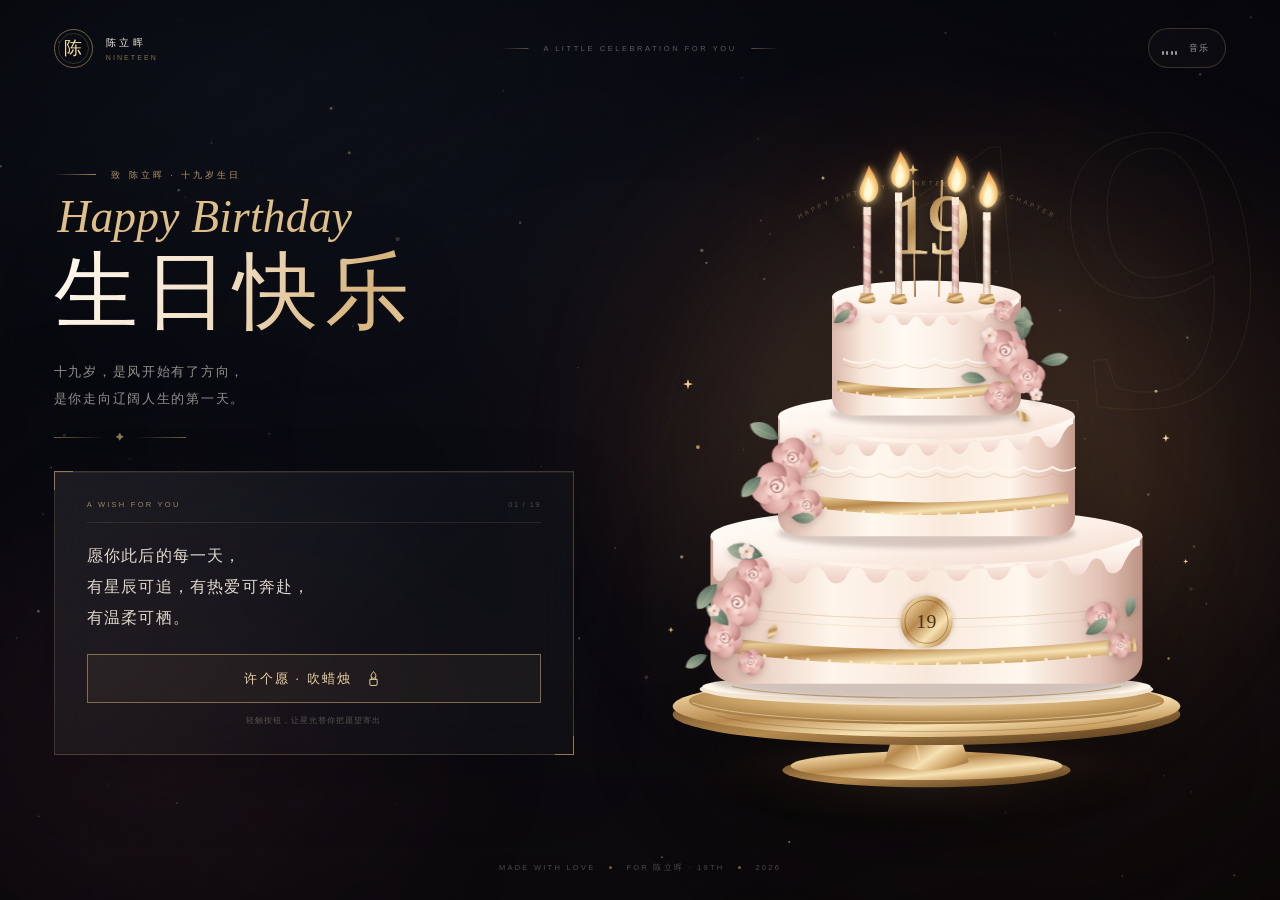
<file: index.html>
<!DOCTYPE html>
<html lang="zh-CN">
<head>
  <meta charset="UTF-8">
  <meta name="viewport" content="width=device-width, initial-scale=1.0">
  <title>陈立晖 · 十九岁生日快乐</title>
  <meta name="description" content="致陈立晖的十九岁生日：愿你此后的每一天，有星辰可追，有热爱可奔赴，有温柔可栖。">
  <meta name="theme-color" content="#0b0d14">
  <meta property="og:type" content="website">
  <meta property="og:title" content="陈立晖 · 十九岁生日快乐">
  <meta property="og:description" content="一份藏在烛光与星光里的生日祝福。">
  <meta property="og:url" content="https://kathris612.github.io/chenlihui19birthday/">
  <meta property="og:image" content="https://kathris612.github.io/chenlihui19birthday/og-image.png">
  <meta name="twitter:card" content="summary_large_image">
  <link rel="canonical" href="https://kathris612.github.io/chenlihui19birthday/">
  <link rel="icon" href="assets/favicon.svg" type="image/svg+xml">
  <link rel="stylesheet" href="css/style.css">
</head>
<body id="top">
  <canvas id="ambient" aria-hidden="true"></canvas>
  <div class="aurora" aria-hidden="true"></div>
  <div class="grain" aria-hidden="true"></div>

  <header class="topbar">
    <a class="brand" href="#top" aria-label="陈立晖 十九岁生日，回到顶部">
      <span class="brand__seal" aria-hidden="true">陈</span>
      <span class="brand__text">
        <strong>陈立晖</strong>
        <small>NINETEEN</small>
      </span>
    </a>

    <p class="topbar__center">
      <span aria-hidden="true"></span>
      A LITTLE CELEBRATION FOR YOU
      <span aria-hidden="true"></span>
    </p>

    <button class="sound-toggle" id="sound-toggle" type="button" aria-pressed="false" aria-label="开启背景音乐">
      <span class="sound-toggle__icon" aria-hidden="true">
        <i></i><i></i><i></i><i></i>
      </span>
      <span class="sound-toggle__label">音乐</span>
    </button>
  </header>

  <main class="hero">
    <section class="intro" aria-labelledby="hero-title">
      <p class="eyebrow reveal" style="--delay: .15s">
        <span class="eyebrow__line" aria-hidden="true"></span>
        致 陈立晖 · 十九岁生日
      </p>

      <h1 class="hero-title" id="hero-title">
        <span class="hero-title__script reveal" style="--delay: .28s">Happy Birthday</span>
        <span class="hero-title__cn reveal" style="--delay: .4s">生日快乐</span>
      </h1>

      <p class="hero-sub reveal" style="--delay: .55s">
        十九岁，是风开始有了方向，<br>
        是你走向辽阔人生的第一天。
      </p>

      <div class="hero-rule reveal" style="--delay: .68s" aria-hidden="true">
        <span></span><i>✦</i><span></span>
      </div>
    </section>

    <section class="cake-scene" aria-label="一个点着蜡烛的三层生日蛋糕">
      <div class="cake-scene__halo" aria-hidden="true"></div>

      <div class="orbit" aria-hidden="true">
        <svg viewBox="0 0 700 700">
          <defs>
            <path id="orbitPath" d="M54 350 A296 296 0 0 1 646 350"></path>
          </defs>
          <circle cx="350" cy="350" r="296" fill="none" stroke="#d6b37a" stroke-opacity=".2" stroke-width=".7" stroke-dasharray="1 8"></circle>
          <text>
            <textPath href="#orbitPath" startOffset="50%" text-anchor="middle">
              HAPPY BIRTHDAY · NINETEEN · A NEW CHAPTER
            </textPath>
          </text>
        </svg>
      </div>

      <span class="scene-number" aria-hidden="true">19</span>

      <div class="cake-parallax">
        <svg class="cake-svg" viewBox="65 110 630 790" role="img" aria-labelledby="cakeTitle cakeDesc">
          <title id="cakeTitle">十九岁生日蛋糕</title>
          <desc id="cakeDesc">三层香槟奶油蛋糕，点缀灰粉玫瑰与金色叶片，蛋糕顶端立着金色数字 19 和四支点燃的蜡烛。</desc>

          <defs>
            <linearGradient id="gold" x1="0" y1="0" x2="1" y2="1">
              <stop offset="0" stop-color="#8a6435"></stop>
              <stop offset=".18" stop-color="#e8ca95"></stop>
              <stop offset=".42" stop-color="#b8894d"></stop>
              <stop offset=".66" stop-color="#f7e1b2"></stop>
              <stop offset=".85" stop-color="#c69a5c"></stop>
              <stop offset="1" stop-color="#7b562d"></stop>
            </linearGradient>
            <linearGradient id="goldBright" x1="0" y1="0" x2="0" y2="1">
              <stop offset="0" stop-color="#fff2cf"></stop>
              <stop offset=".5" stop-color="#d9b171"></stop>
              <stop offset="1" stop-color="#8d632f"></stop>
            </linearGradient>
            <linearGradient id="goldDark" x1="0" y1="0" x2="1" y2="1">
              <stop offset="0" stop-color="#5d3e1d"></stop>
              <stop offset=".5" stop-color="#b4894e"></stop>
              <stop offset="1" stop-color="#4c3115"></stop>
            </linearGradient>

            <linearGradient id="tierBottomGrad" x1="0" y1="0" x2="1" y2="0">
              <stop offset="0" stop-color="#c8a092"></stop>
              <stop offset=".10" stop-color="#ead0c2"></stop>
              <stop offset=".28" stop-color="#fff5ea"></stop>
              <stop offset=".50" stop-color="#f8e8dc"></stop>
              <stop offset=".72" stop-color="#fff7ed"></stop>
              <stop offset=".90" stop-color="#e3c4b6"></stop>
              <stop offset="1" stop-color="#bd9385"></stop>
            </linearGradient>
            <linearGradient id="tierMiddleGrad" x1="0" y1="0" x2="1" y2="0">
              <stop offset="0" stop-color="#d3ada0"></stop>
              <stop offset=".12" stop-color="#f1dbce"></stop>
              <stop offset=".32" stop-color="#fff8ef"></stop>
              <stop offset=".56" stop-color="#f9e9dd"></stop>
              <stop offset=".78" stop-color="#fff4e9"></stop>
              <stop offset=".92" stop-color="#e4c3b6"></stop>
              <stop offset="1" stop-color="#c3998b"></stop>
            </linearGradient>
            <linearGradient id="tierTopGrad" x1="0" y1="0" x2="1" y2="0">
              <stop offset="0" stop-color="#dcb8aa"></stop>
              <stop offset=".16" stop-color="#f8e7db"></stop>
              <stop offset=".38" stop-color="#fffaf3"></stop>
              <stop offset=".62" stop-color="#faeee4"></stop>
              <stop offset=".84" stop-color="#e8cbbf"></stop>
              <stop offset="1" stop-color="#c99e91"></stop>
            </linearGradient>

            <linearGradient id="frostingGrad" x1="0" y1="0" x2="0" y2="1">
              <stop offset="0" stop-color="#fffcf7"></stop>
              <stop offset=".55" stop-color="#fbece3"></stop>
              <stop offset="1" stop-color="#eccfc3"></stop>
            </linearGradient>
            <linearGradient id="frostingTopGrad" x1="0" y1="0" x2="1" y2="1">
              <stop offset="0" stop-color="#fffdf9"></stop>
              <stop offset=".55" stop-color="#fdf2ea"></stop>
              <stop offset="1" stop-color="#f1d7ca"></stop>
            </linearGradient>

            <linearGradient id="plateGrad" x1="0" y1="0" x2="1" y2="0">
              <stop offset="0" stop-color="#59391a"></stop>
              <stop offset=".16" stop-color="#b9884a"></stop>
              <stop offset=".36" stop-color="#f4dea9"></stop>
              <stop offset=".52" stop-color="#b9894c"></stop>
              <stop offset=".73" stop-color="#ead09a"></stop>
              <stop offset=".9" stop-color="#9a6d36"></stop>
              <stop offset="1" stop-color="#4f3217"></stop>
            </linearGradient>
            <radialGradient id="plateTopGrad" cx=".5" cy=".38" r=".7">
              <stop offset="0" stop-color="#f6e4be"></stop>
              <stop offset=".58" stop-color="#cba468"></stop>
              <stop offset="1" stop-color="#8e652f"></stop>
            </radialGradient>

            <radialGradient id="flameGrad" cx=".5" cy=".68" r=".7">
              <stop offset="0" stop-color="#fffbe8"></stop>
              <stop offset=".34" stop-color="#ffe6a8"></stop>
              <stop offset=".7" stop-color="#f6b55f"></stop>
              <stop offset="1" stop-color="#e27d3f"></stop>
            </radialGradient>
            <linearGradient id="candleBlush" x1="0" y1="0" x2="1" y2="0">
              <stop offset="0" stop-color="#b9847c"></stop>
              <stop offset=".35" stop-color="#f6d8cd"></stop>
              <stop offset=".7" stop-color="#e6b9ae"></stop>
              <stop offset="1" stop-color="#a8716b"></stop>
            </linearGradient>
            <linearGradient id="candleIvory" x1="0" y1="0" x2="1" y2="0">
              <stop offset="0" stop-color="#c6aa93"></stop>
              <stop offset=".38" stop-color="#fff8ec"></stop>
              <stop offset=".72" stop-color="#ecd8c5"></stop>
              <stop offset="1" stop-color="#b09079"></stop>
            </linearGradient>

            <radialGradient id="roseOuterGrad" cx=".35" cy=".28" r=".8">
              <stop offset="0" stop-color="#f0c9c2"></stop>
              <stop offset=".58" stop-color="#dca6a1"></stop>
              <stop offset="1" stop-color="#b77b79"></stop>
            </radialGradient>
            <radialGradient id="roseMidGrad" cx=".36" cy=".3" r=".78">
              <stop offset="0" stop-color="#fbe3dc"></stop>
              <stop offset=".55" stop-color="#edc1b9"></stop>
              <stop offset="1" stop-color="#cb918c"></stop>
            </radialGradient>
            <linearGradient id="leafGrad" x1="0" y1="0" x2="1" y2="1">
              <stop offset="0" stop-color="#aeb8a0"></stop>
              <stop offset=".5" stop-color="#7f917d"></stop>
              <stop offset="1" stop-color="#53685a"></stop>
            </linearGradient>
            <radialGradient id="groundGlowGrad" cx=".5" cy=".5" r=".5">
              <stop offset="0" stop-color="#e0b46e" stop-opacity=".5"></stop>
              <stop offset=".55" stop-color="#b67b49" stop-opacity=".15"></stop>
              <stop offset="1" stop-color="#000000" stop-opacity="0"></stop>
            </radialGradient>
            <radialGradient id="cakeAuraGrad" cx=".5" cy=".5" r=".5">
              <stop offset="0" stop-color="#ffdca0" stop-opacity=".22"></stop>
              <stop offset=".55" stop-color="#d99d6a" stop-opacity=".07"></stop>
              <stop offset="1" stop-color="#000000" stop-opacity="0"></stop>
            </radialGradient>

            <pattern id="candleStripe" width="8" height="14" patternUnits="userSpaceOnUse" patternTransform="rotate(28)">
              <rect width="8" height="7" fill="#f8e9df"></rect>
              <rect y="7" width="8" height="7" fill="#d9a9a1"></rect>
            </pattern>

            <filter id="softGlow" x="-100%" y="-100%" width="300%" height="300%">
              <feGaussianBlur stdDeviation="12"></feGaussianBlur>
            </filter>
            <filter id="flameGlow" x="-180%" y="-180%" width="460%" height="460%">
              <feGaussianBlur stdDeviation="5" result="blur"></feGaussianBlur>
              <feMerge>
                <feMergeNode in="blur"></feMergeNode>
                <feMergeNode in="SourceGraphic"></feMergeNode>
              </feMerge>
            </filter>
            <filter id="smallBlur" x="-100%" y="-100%" width="300%" height="300%">
              <feGaussianBlur stdDeviation="3"></feGaussianBlur>
            </filter>
            <filter id="standShadow" x="-60%" y="-80%" width="220%" height="260%">
              <feGaussianBlur stdDeviation="14"></feGaussianBlur>
            </filter>
            <filter id="smokeBlur" x="-100%" y="-100%" width="300%" height="300%">
              <feGaussianBlur stdDeviation="1.3"></feGaussianBlur>
            </filter>

            <path id="rosePetalOuter" d="M0 0 C-15 -27 18 -40 31 -18 C40 0 23 23 0 0Z"></path>
            <path id="rosePetalMid" d="M0 0 C-9 -19 14 -28 23 -12 C29 1 16 17 0 0Z"></path>
            <path id="rosePetalInner" d="M0 0 C-6 -12 9 -19 15 -8 C19 1 10 11 0 0Z"></path>
            <path id="leafShape" d="M0 0 C-15 -7 -27 -27 -18 -40 C-2 -37 8 -19 0 0Z"></path>
            <path id="goldLeafShape" d="M0 0 C-9 -5 -14 -16 -7 -25 C3 -21 7 -10 0 0Z"></path>
            <path id="fourPointStar" d="M0 -7 L1.6 -1.6 L7 0 L1.6 1.6 L0 7 L-1.6 1.6 L-7 0 L-1.6 -1.6 Z"></path>

            <g id="rose">
              <circle r="19" fill="url(#roseMidGrad)"></circle>
              <g fill="url(#roseOuterGrad)">
                <use href="#rosePetalOuter"></use>
                <use href="#rosePetalOuter" transform="rotate(72)"></use>
                <use href="#rosePetalOuter" transform="rotate(144)"></use>
                <use href="#rosePetalOuter" transform="rotate(216)"></use>
                <use href="#rosePetalOuter" transform="rotate(288)"></use>
              </g>
              <g fill="url(#roseMidGrad)" transform="scale(.73)">
                <use href="#rosePetalMid"></use>
                <use href="#rosePetalMid" transform="rotate(72)"></use>
                <use href="#rosePetalMid" transform="rotate(144)"></use>
                <use href="#rosePetalMid" transform="rotate(216)"></use>
                <use href="#rosePetalMid" transform="rotate(288)"></use>
              </g>
              <g fill="#fbe8e1" transform="scale(.48) rotate(16)">
                <use href="#rosePetalInner"></use>
                <use href="#rosePetalInner" transform="rotate(72)"></use>
                <use href="#rosePetalInner" transform="rotate(144)"></use>
                <use href="#rosePetalInner" transform="rotate(216)"></use>
                <use href="#rosePetalInner" transform="rotate(288)"></use>
              </g>
              <path d="M-7 2 C-11 -4 -7 -11 0 -11 C8 -11 12 -4 8 2 C5 7 -2 8 -6 4 C-9 1 -8 -4 -4 -5 C-1 -6 2 -4 2 -1 C2 2 -1 3 -2 1" fill="none" stroke="#b47776" stroke-width="1.55" stroke-linecap="round"></path>
              <circle r="1.7" fill="#b47776"></circle>
            </g>

            <g id="leaf">
              <use href="#leafShape" fill="url(#leafGrad)"></use>
              <path d="M-2 -6 C-7 -15 -12 -23 -16 -32" fill="none" stroke="#c8d0b9" stroke-width=".8" stroke-linecap="round" opacity=".45"></path>
            </g>

            <g id="blossom">
              <circle cx="0" cy="-6" r="4.6" fill="#f7e3db"></circle>
              <circle cx="5.7" cy="-1.8" r="4.6" fill="#f1d4cb"></circle>
              <circle cx="3.5" cy="4.8" r="4.6" fill="#f7e3db"></circle>
              <circle cx="-3.5" cy="4.8" r="4.6" fill="#efd0c7"></circle>
              <circle cx="-5.7" cy="-1.8" r="4.6" fill="#f7e3db"></circle>
              <circle r="2.2" fill="#c59b5f"></circle>
            </g>
          </defs>

          <ellipse cx="380" cy="855" rx="300" ry="60" fill="url(#cakeAuraGrad)"></ellipse>
          <ellipse cx="380" cy="866" rx="225" ry="27" fill="#000000" opacity=".48" filter="url(#standShadow)"></ellipse>

          <!-- cake stand -->
          <g class="cake-stand">
            <ellipse cx="380" cy="848" rx="160" ry="19" fill="url(#goldDark)"></ellipse>
            <ellipse cx="380" cy="843" rx="151" ry="16" fill="url(#gold)"></ellipse>
            <path d="M351 785 L409 785 L427 839 C395 851 365 851 333 839 Z" fill="url(#gold)"></path>
            <path d="M361 790 L373 838" fill="none" stroke="#fff0c9" stroke-width="2" opacity=".38"></path>
            <ellipse cx="380" cy="786" rx="282" ry="34" fill="url(#goldDark)"></ellipse>
            <ellipse cx="380" cy="777" rx="282" ry="34" fill="url(#gold)"></ellipse>
            <ellipse cx="380" cy="771" rx="264" ry="26" fill="url(#plateTopGrad)"></ellipse>
            <path d="M120 773 C195 801 565 801 640 773" fill="none" stroke="#fff1cb" stroke-width="1" opacity=".55"></path>
            <path d="M146 787 C225 811 535 811 614 787" fill="none" stroke="#6b481f" stroke-width="1" opacity=".35"></path>
            <ellipse cx="380" cy="758" rx="252" ry="18" fill="#f4e5d2"></ellipse>
            <ellipse cx="380" cy="755" rx="249" ry="15" fill="#fff8ed"></ellipse>
            <path d="M164 755 C235 772 525 772 596 755" fill="none" stroke="#c69c62" stroke-width="1.2" opacity=".7"></path>
          </g>

          <!-- bottom tier -->
          <g class="tier tier-bottom">
            <ellipse cx="380" cy="748" rx="239" ry="23" fill="#4c2b23" opacity=".25" filter="url(#smallBlur)"></ellipse>
            <path d="M140 588 L140 724 C140 742 154 752 174 752 L586 752 C606 752 620 742 620 724 L620 588 Z" fill="url(#tierBottomGrad)"></path>
            <ellipse cx="380" cy="588" rx="240" ry="32" fill="url(#frostingTopGrad)"></ellipse>
            <path d="M143 589
              C218 618 305 626 380 626
              C455 626 542 618 617 589
              L617 598
              C607 601 603 611 598 621
              C593 631 582 633 578 621
              C574 610 564 610 560 621
              C555 633 543 636 538 624
              C533 612 522 612 517 624
              C511 636 498 639 493 627
              C488 615 477 615 472 627
              C466 640 453 640 448 628
              C443 616 432 616 427 628
              C421 641 408 641 403 629
              C398 617 387 617 382 629
              C376 642 363 642 358 630
              C353 618 342 618 337 630
              C331 643 318 643 313 631
              C308 619 297 619 292 631
              C286 644 273 643 268 631
              C263 619 252 620 247 632
              C241 644 228 643 223 631
              C218 619 207 620 202 632
              C196 644 183 643 178 631
              C173 619 162 620 157 632
              C152 641 147 639 143 631 Z"
              fill="url(#frostingGrad)"></path>
            <path d="M148 700 Q380 728 612 700 L613 716 Q380 746 147 716 Z" fill="url(#gold)"></path>
            <path d="M152 716 Q380 744 608 716" fill="none" stroke="#fff1d0" stroke-width="4.2" stroke-linecap="round" stroke-dasharray="0.1 24" opacity=".8"></path>
            <path d="M160 667 Q380 693 600 667" fill="none" stroke="#c8a16d" stroke-width=".9" opacity=".45"></path>
            <path d="M154 676 Q380 703 606 676" fill="none" stroke="#c8a16d" stroke-width=".7" opacity=".28"></path>

            <g class="seal" transform="translate(380 683)">
              <circle r="30" fill="#3e2816" opacity=".18" filter="url(#smallBlur)"></circle>
              <circle r="29" fill="url(#gold)"></circle>
              <circle r="24" fill="none" stroke="#63411f" stroke-opacity=".62" stroke-width=".8"></circle>
              <circle r="21" fill="none" stroke="#fff0c8" stroke-opacity=".46" stroke-width=".5" stroke-dasharray="1 3"></circle>
              <text y="7" text-anchor="middle" font-family="Cormorant Garamond, Georgia, serif" font-size="22" letter-spacing=".5" fill="#4e3217">19</text>
            </g>
          </g>

          <!-- middle tier -->
          <g class="tier tier-middle">
            <ellipse cx="380" cy="585" rx="166" ry="16" fill="#4c2b23" opacity=".22" filter="url(#smallBlur)"></ellipse>
            <path d="M215 455 L215 566 C215 580 227 588 243 588 L517 588 C533 588 545 580 545 566 L545 455 Z" fill="url(#tierMiddleGrad)"></path>
            <ellipse cx="380" cy="455" rx="165" ry="25" fill="url(#frostingTopGrad)"></ellipse>
            <path d="M217 456
              C270 479 326 485 380 485
              C434 485 490 479 543 456
              L543 463
              C535 466 532 474 528 482
              C523 491 514 493 510 483
              C506 474 498 474 494 484
              C490 494 480 496 476 486
              C472 477 464 477 460 486
              C456 496 446 498 442 488
              C438 479 430 479 426 488
              C422 498 412 500 408 490
              C404 481 396 481 392 490
              C388 500 378 502 374 492
              C370 483 362 483 358 492
              C354 502 344 501 340 491
              C336 482 328 482 324 492
              C320 502 310 501 306 491
              C302 482 294 482 290 492
              C286 501 276 500 272 490
              C268 481 260 481 256 491
              C252 500 242 499 238 489
              C234 480 226 480 222 489
              C219 495 218 496 217 493 Z"
              fill="url(#frostingGrad)"></path>
            <path d="M223 539 Q380 562 537 539 L538 552 Q380 577 222 552 Z" fill="url(#gold)"></path>
            <path d="M226 552 Q380 575 534 552" fill="none" stroke="#fff1d0" stroke-width="3.7" stroke-linecap="round" stroke-dasharray="0.1 21" opacity=".78"></path>
            <path d="M232 511 Q248 521 264 511 Q280 521 296 511 Q312 521 328 511 Q344 521 360 511 Q376 521 392 511 Q408 521 424 511 Q440 521 456 511 Q472 521 488 511 Q504 521 520 511 Q532 519 545 512" fill="none" stroke="#fff9f1" stroke-width="2.2" stroke-linecap="round" opacity=".86"></path>
            <path d="M232 518 Q248 528 264 518 Q280 528 296 518 Q312 528 328 518 Q344 528 360 518 Q376 528 392 518 Q408 528 424 518 Q440 528 456 518 Q472 528 488 518 Q504 528 520 518 Q532 526 545 519" fill="none" stroke="#c8a16d" stroke-width=".8" opacity=".5"></path>
          </g>

          <!-- top tier -->
          <g class="tier tier-top">
            <ellipse cx="380" cy="452" rx="108" ry="12" fill="#4c2b23" opacity=".2" filter="url(#smallBlur)"></ellipse>
            <path d="M275 322 L275 434 C275 446 284 454 298 454 L462 454 C476 454 485 446 485 434 L485 322 Z" fill="url(#tierTopGrad)"></path>
            <ellipse cx="380" cy="322" rx="105" ry="18" fill="url(#frostingTopGrad)"></ellipse>
            <path d="M277 323
              C309 338 345 341 380 341
              C415 341 451 338 483 323
              L483 328
              C477 331 475 337 472 343
              C468 350 461 352 458 344
              C455 338 449 338 446 345
              C442 353 435 355 431 347
              C428 340 421 340 418 347
              C414 355 407 356 403 348
              C400 341 393 341 390 348
              C386 356 379 357 375 349
              C372 342 365 342 362 349
              C358 356 351 355 347 347
              C344 340 337 340 334 347
              C330 354 323 353 319 346
              C316 340 309 340 306 347
              C302 354 295 353 291 346
              C288 340 282 340 279 345
              C278 343 277 335 277 332 Z"
              fill="url(#frostingGrad)"></path>
            <path d="M281 415 Q380 432 479 415 L480 426 Q380 445 280 426 Z" fill="url(#gold)"></path>
            <path d="M285 426 Q380 443 475 426" fill="none" stroke="#fff1d0" stroke-width="3.3" stroke-linecap="round" stroke-dasharray="0.1 18" opacity=".8"></path>
            <path d="M288 391 Q305 400 322 391 Q339 400 356 391 Q373 400 390 391 Q407 400 424 391 Q441 400 458 391 Q470 398 478 392" fill="none" stroke="#fff9f1" stroke-width="1.9" stroke-linecap="round" opacity=".85"></path>
            <path d="M288 397 Q305 406 322 397 Q339 406 356 397 Q373 406 390 397 Q407 406 424 397 Q441 406 458 397 Q470 404 478 398" fill="none" stroke="#c8a16d" stroke-width=".7" opacity=".5"></path>
          </g>

          <!-- floral cascade -->
          <g class="flowers" aria-hidden="true">
            <g transform="translate(468 383) rotate(-14) scale(.72)"><use href="#rose"></use></g>
            <g transform="translate(492 411) rotate(18) scale(.56)"><use href="#rose"></use></g>
            <g transform="translate(461 432) rotate(66) scale(.46)"><use href="#rose"></use></g>
            <g transform="translate(486 371) rotate(28) scale(.88)"><use href="#leaf"></use></g>
            <g transform="translate(507 394) rotate(105) scale(.7)"><use href="#leaf"></use></g>
            <g transform="translate(446 415) rotate(-56) scale(.64)"><use href="#leaf"></use></g>
            <g transform="translate(480 449) rotate(144) scale(.7)"><use href="#goldLeafShape" fill="url(#gold)"></use></g>
            <g transform="translate(450 365) scale(.85)"><use href="#blossom"></use></g>
            <g transform="translate(502 431) scale(.7)"><use href="#blossom"></use></g>

            <g transform="translate(231 502) rotate(22) scale(.66)"><use href="#rose"></use></g>
            <g transform="translate(214 534) rotate(-8) scale(.82)"><use href="#rose"></use></g>
            <g transform="translate(246 554) rotate(48) scale(.53)"><use href="#rose"></use></g>
            <g transform="translate(216 480) rotate(-38) scale(.82)"><use href="#leaf"></use></g>
            <g transform="translate(196 522) rotate(-112) scale(.7)"><use href="#leaf"></use></g>
            <g transform="translate(230 567) rotate(116) scale(.6)"><use href="#leaf"></use></g>
            <g transform="translate(253 518) rotate(31) scale(.66)"><use href="#goldLeafShape" fill="url(#gold)"></use></g>
            <g transform="translate(255 477) scale(.8)"><use href="#blossom"></use></g>

            <g transform="translate(188 631) rotate(-24) scale(.58)"><use href="#rose"></use></g>
            <g transform="translate(170 663) rotate(12) scale(.78)"><use href="#rose"></use></g>
            <g transform="translate(155 702) rotate(55) scale(.6)"><use href="#rose"></use></g>
            <g transform="translate(185 728) rotate(-36) scale(.42)"><use href="#rose"></use></g>
            <g transform="translate(198 610) rotate(-54) scale(.92)"><use href="#leaf"></use></g>
            <g transform="translate(147 641) rotate(-118) scale(.8)"><use href="#leaf"></use></g>
            <g transform="translate(160 687) rotate(-24) scale(.74)"><use href="#leaf"></use></g>
            <g transform="translate(136 720) rotate(-96) scale(.62)"><use href="#leaf"></use></g>
            <g transform="translate(204 702) rotate(45) scale(.7)"><use href="#goldLeafShape" fill="url(#gold)"></use></g>
            <g transform="translate(180 605) scale(.85)"><use href="#blossom"></use></g>
            <g transform="translate(144 671) scale(.65)"><use href="#blossom"></use></g>

            <g transform="translate(575 679) rotate(18) scale(.52)"><use href="#rose"></use></g>
            <g transform="translate(596 709) rotate(-16) scale(.4)"><use href="#rose"></use></g>
            <g transform="translate(557 697) rotate(80) scale(.68)"><use href="#leaf"></use></g>
            <g transform="translate(604 678) rotate(34) scale(.56)"><use href="#leaf"></use></g>
            <g transform="translate(614 716) rotate(-28) scale(.52)"><use href="#goldLeafShape" fill="url(#gold)"></use></g>

            <g transform="translate(291 340) rotate(22) scale(.34)"><use href="#rose"></use></g>
            <g transform="translate(466 337) rotate(-30) scale(.32)"><use href="#rose"></use></g>
            <g transform="translate(277 351) rotate(76) scale(.54)"><use href="#leaf"></use></g>
            <g transform="translate(477 350) rotate(120) scale(.5)"><use href="#leaf"></use></g>
          </g>

          <!-- cake topper -->
          <g class="topper" aria-hidden="true">
            <path d="M365 192 L367 322" fill="none" stroke="url(#gold)" stroke-width="2.1"></path>
            <path d="M397 192 L394 322" fill="none" stroke="url(#gold)" stroke-width="2.1"></path>
            <text x="381" y="274" text-anchor="middle" class="topper-number">19</text>
            <g transform="translate(365 181) scale(.9)" fill="url(#goldBright)">
              <use href="#fourPointStar"></use>
            </g>
            <g transform="translate(408 196) scale(.55)" fill="#f5d99e">
              <use href="#fourPointStar"></use>
            </g>
          </g>

          <!-- candles -->
          <g class="candles">
            <g class="candle" transform="translate(314 327)" style="--flicker-delay: -0.3s">
              <rect x="-4.2" y="-105" width="8.4" height="105" rx="4.2" fill="url(#candleBlush)"></rect>
              <rect x="-4.2" y="-105" width="8.4" height="105" rx="4.2" fill="url(#candleStripe)" opacity=".5"></rect>
              <path d="M-4.2 -105 L4.2 -105 L4.2 -96 L-4.2 -96 Z" fill="#f8e9df"></path>
              <path d="M0 -112 L0 -105" stroke="#4d372b" stroke-width="1.4" stroke-linecap="round"></path>
              <ellipse cx="0" cy="-1" rx="10" ry="3.4" fill="url(#goldBright)"></ellipse>
              <path d="M-9 -2 L9 -2 L7 -9 L-7 -9 Z" fill="url(#gold)"></path>
              <g class="flame" transform="translate(0 -119)">
                <ellipse cx="0" cy="7" rx="16" ry="23" fill="#ffbf68" opacity=".16" filter="url(#softGlow)"></ellipse>
                <path d="M0 9 C-8 6 -11 -2 -6 -12 C-3 -18 0 -26 2 -32 C6 -23 14 -14 12 -3 C10 5 5 9 0 9Z" fill="url(#flameGrad)" filter="url(#flameGlow)"></path>
                <path d="M0 7 C-4 5 -5 -1 -2 -7 C0 -11 0 -15 1 -19 C4 -13 7 -7 5 -1 C4 4 2 7 0 7Z" fill="#fff8d8"></path>
              </g>
              <g class="smoke" transform="translate(0 -145)">
                <path pathLength="100" d="M0 0 C-7 -9 7 -16 1 -28 C-5 -39 7 -47 2 -64" fill="none" stroke="#e8d8cd" stroke-width="2" stroke-linecap="round" filter="url(#smokeBlur)"></path>
              </g>
            </g>

            <g class="candle" transform="translate(349 328)" style="--flicker-delay: -1.1s">
              <rect x="-4" y="-122" width="8" height="122" rx="4" fill="url(#candleIvory)"></rect>
              <rect x="-4" y="-122" width="8" height="122" rx="4" fill="url(#candleStripe)" opacity=".28"></rect>
              <path d="M-4 -122 L4 -122 L4 -112 L-4 -112 Z" fill="#fff8ed"></path>
              <path d="M0 -129 L0 -122" stroke="#4d372b" stroke-width="1.4" stroke-linecap="round"></path>
              <ellipse cx="0" cy="-1" rx="10" ry="3.4" fill="url(#goldBright)"></ellipse>
              <path d="M-9 -2 L9 -2 L7 -9 L-7 -9 Z" fill="url(#gold)"></path>
              <g class="flame" transform="translate(0 -136)">
                <ellipse cx="0" cy="7" rx="16" ry="23" fill="#ffbf68" opacity=".16" filter="url(#softGlow)"></ellipse>
                <path d="M0 9 C-8 6 -11 -2 -6 -12 C-3 -18 0 -26 2 -32 C6 -23 14 -14 12 -3 C10 5 5 9 0 9Z" fill="url(#flameGrad)" filter="url(#flameGlow)"></path>
                <path d="M0 7 C-4 5 -5 -1 -2 -7 C0 -11 0 -15 1 -19 C4 -13 7 -7 5 -1 C4 4 2 7 0 7Z" fill="#fff8d8"></path>
              </g>
              <g class="smoke" transform="translate(0 -162)">
                <path pathLength="100" d="M0 0 C-7 -9 7 -16 1 -28 C-5 -39 7 -47 2 -64" fill="none" stroke="#e8d8cd" stroke-width="2" stroke-linecap="round" filter="url(#smokeBlur)"></path>
              </g>
            </g>

            <g class="candle" transform="translate(412 327)" style="--flicker-delay: -0.7s">
              <rect x="-4" y="-116" width="8" height="116" rx="4" fill="url(#candleBlush)"></rect>
              <rect x="-4" y="-116" width="8" height="116" rx="4" fill="url(#candleStripe)" opacity=".42"></rect>
              <path d="M-4 -116 L4 -116 L4 -107 L-4 -107 Z" fill="#f9ece4"></path>
              <path d="M0 -123 L0 -116" stroke="#4d372b" stroke-width="1.4" stroke-linecap="round"></path>
              <ellipse cx="0" cy="-1" rx="10" ry="3.4" fill="url(#goldBright)"></ellipse>
              <path d="M-9 -2 L9 -2 L7 -9 L-7 -9 Z" fill="url(#gold)"></path>
              <g class="flame" transform="translate(0 -130)">
                <ellipse cx="0" cy="7" rx="16" ry="23" fill="#ffbf68" opacity=".16" filter="url(#softGlow)"></ellipse>
                <path d="M0 9 C-8 6 -11 -2 -6 -12 C-3 -18 0 -26 2 -32 C6 -23 14 -14 12 -3 C10 5 5 9 0 9Z" fill="url(#flameGrad)" filter="url(#flameGlow)"></path>
                <path d="M0 7 C-4 5 -5 -1 -2 -7 C0 -11 0 -15 1 -19 C4 -13 7 -7 5 -1 C4 4 2 7 0 7Z" fill="#fff8d8"></path>
              </g>
              <g class="smoke" transform="translate(0 -156)">
                <path pathLength="100" d="M0 0 C-7 -9 7 -16 1 -28 C-5 -39 7 -47 2 -64" fill="none" stroke="#e8d8cd" stroke-width="2" stroke-linecap="round" filter="url(#smokeBlur)"></path>
              </g>
            </g>

            <g class="candle" transform="translate(447 328)" style="--flicker-delay: -1.6s">
              <rect x="-4.2" y="-100" width="8.4" height="100" rx="4.2" fill="url(#candleIvory)"></rect>
              <rect x="-4.2" y="-100" width="8.4" height="100" rx="4.2" fill="url(#candleStripe)" opacity=".22"></rect>
              <path d="M-4.2 -100 L4.2 -100 L4.2 -91 L-4.2 -91 Z" fill="#fff8ed"></path>
              <path d="M0 -107 L0 -100" stroke="#4d372b" stroke-width="1.4" stroke-linecap="round"></path>
              <ellipse cx="0" cy="-1" rx="10" ry="3.4" fill="url(#goldBright)"></ellipse>
              <path d="M-9 -2 L9 -2 L7 -9 L-7 -9 Z" fill="url(#gold)"></path>
              <g class="flame" transform="translate(0 -114)">
                <ellipse cx="0" cy="7" rx="16" ry="23" fill="#ffbf68" opacity=".16" filter="url(#softGlow)"></ellipse>
                <path d="M0 9 C-8 6 -11 -2 -6 -12 C-3 -18 0 -26 2 -32 C6 -23 14 -14 12 -3 C10 5 5 9 0 9Z" fill="url(#flameGrad)" filter="url(#flameGlow)"></path>
                <path d="M0 7 C-4 5 -5 -1 -2 -7 C0 -11 0 -15 1 -19 C4 -13 7 -7 5 -1 C4 4 2 7 0 7Z" fill="#fff8d8"></path>
              </g>
              <g class="smoke" transform="translate(0 -140)">
                <path pathLength="100" d="M0 0 C-7 -9 7 -16 1 -28 C-5 -39 7 -47 2 -64" fill="none" stroke="#e8d8cd" stroke-width="2" stroke-linecap="round" filter="url(#smokeBlur)"></path>
              </g>
            </g>
          </g>

          <!-- finishing sparkles -->
          <g class="svg-sparkles" aria-hidden="true">
            <g transform="translate(115 419) scale(.8)" fill="#f0cf92"><use href="#fourPointStar"></use></g>
            <g transform="translate(646 479) scale(.6)" fill="#f7dcae"><use href="#fourPointStar"></use></g>
            <g transform="translate(96 692) scale(.45)" fill="#e7bd7d"><use href="#fourPointStar"></use></g>
            <g transform="translate(668 616) scale(.4)" fill="#f4d7a1"><use href="#fourPointStar"></use></g>
            <g transform="translate(265 190) scale(.35)" fill="#f1d49e"><use href="#fourPointStar"></use></g>
            <circle cx="126" cy="489" r="2" fill="#e7bd7d" opacity=".75"></circle>
            <circle cx="635" cy="427" r="1.6" fill="#f7dcae" opacity=".65"></circle>
            <circle cx="649" cy="724" r="1.4" fill="#e7bd7d" opacity=".6"></circle>
            <circle cx="108" cy="611" r="1.8" fill="#f1d49e" opacity=".6"></circle>
          </g>
        </svg>
      </div>

      <div class="petals" aria-hidden="true">
        <i class="petal petal--1"></i>
        <i class="petal petal--2"></i>
        <i class="petal petal--3"></i>
        <i class="petal petal--4"></i>
        <i class="petal petal--5"></i>
        <i class="petal petal--6"></i>
      </div>

      <div class="wish-toast" id="wish-toast" role="status" aria-live="polite">
        <span aria-hidden="true">✦</span>
        <span>愿望，已经听见了</span>
        <span aria-hidden="true">✦</span>
      </div>
    </section>

    <section class="wish-card reveal" style="--delay: .78s" aria-labelledby="wish-title">
      <div class="wish-card__head">
        <span id="wish-title">A WISH FOR YOU</span>
        <span>01 / 19</span>
      </div>

      <p class="wish-card__text">
        愿你此后的每一天，<br>
        有星辰可追，有热爱可奔赴，<br>
        有温柔可栖。
      </p>

      <button class="wish-btn" id="wish-btn" type="button" aria-controls="wish-secret">
        <span class="wish-btn__label">许个愿 · 吹蜡烛</span>
        <span class="wish-btn__icon" aria-hidden="true">
          <svg viewBox="0 0 24 24" fill="none">
            <path d="M12 3.2c1.7 2.1 3.1 3.8 3.1 5.5a3.1 3.1 0 0 1-6.2 0c0-1.7 1.4-3.4 3.1-5.5Z" stroke="currentColor" stroke-width="1.2"></path>
            <path d="M7.4 13.1h9.2v6.2a1.5 1.5 0 0 1-1.5 1.5H8.9a1.5 1.5 0 0 1-1.5-1.5v-6.2Z" stroke="currentColor" stroke-width="1.2"></path>
            <path d="M9.2 13.1v-1.8M14.8 13.1v-1.8" stroke="currentColor" stroke-width="1.2" stroke-linecap="round"></path>
          </svg>
        </span>
        <span class="wish-btn__shine" aria-hidden="true"></span>
      </button>

      <p class="wish-card__hint" id="wish-hint">轻触按钮，让星光替你把愿望寄出</p>

      <p class="wish-card__secret" id="wish-secret" aria-live="polite">
        <span aria-hidden="true">✦</span>
        愿望已被星光收好。十九岁的你，请继续发光。
      </p>
    </section>
  </main>

  <footer class="footer">
    <span>MADE WITH LOVE</span>
    <span class="footer__dot" aria-hidden="true"></span>
    <span>FOR 陈立晖 · 19TH</span>
    <span class="footer__dot" aria-hidden="true"></span>
    <span>2026</span>
  </footer>

  <canvas id="fx" aria-hidden="true"></canvas>

  <script src="js/main.js" defer></script>
</body>
</html>
</file>
<file: css/style.css>
/* =========================================================
   陈立晖 · Nineteen
   A small, candlelit birthday site
   ========================================================= */

:root {
  --ink: #090b11;
  --ink-soft: #0d0e16;
  --ivory: #f7ede1;
  --ivory-soft: rgba(247, 237, 225, 0.68);
  --ivory-faint: rgba(247, 237, 225, 0.4);
  --gold: #d6b37a;
  --gold-bright: #f3dba9;
  --gold-deep: #a57a42;
  --gold-line: rgba(214, 179, 122, 0.22);
  --rose: #d6a39d;
  --serif: "Noto Serif SC", "Source Han Serif SC", "Songti SC", "STSong", "SimSun", serif;
  --display: "Cormorant Garamond", "Baskerville Old Face", Baskerville, Garamond, "Times New Roman", serif;
  --display-num: "Bodoni MT", "Didot", "Bodoni 72", "Cormorant Garamond", Georgia, serif;
  --sans: "Avenir Next", "Helvetica Neue", "Noto Sans SC", "PingFang SC", "Microsoft YaHei", sans-serif;
  --ease: cubic-bezier(0.22, 1, 0.36, 1);
  --page-x: clamp(22px, 4.2vw, 68px);
}

* {
  box-sizing: border-box;
}

html {
  overflow-x: hidden;
  background: var(--ink);
  scroll-behavior: smooth;
}

body {
  margin: 0;
  min-height: 100svh;
  overflow-x: hidden;
  color: var(--ivory);
  font-family: var(--sans);
  background:
    radial-gradient(ellipse 58% 52% at 76% 41%, rgba(122, 74, 44, 0.22), transparent 70%),
    radial-gradient(ellipse 42% 46% at 11% 84%, rgba(104, 52, 58, 0.16), transparent 73%),
    radial-gradient(ellipse 65% 55% at 17% 9%, rgba(42, 55, 81, 0.2), transparent 72%),
    linear-gradient(155deg, #080a10 0%, #0b0b12 47%, #120d0e 100%);
  background-attachment: fixed;
  -webkit-font-smoothing: antialiased;
  text-rendering: optimizeLegibility;
}

body::before {
  content: "";
  position: fixed;
  inset: 0;
  z-index: 0;
  pointer-events: none;
  background: radial-gradient(ellipse at 50% 48%, transparent 38%, rgba(0, 0, 0, 0.38) 100%);
}

::selection {
  color: #1b140c;
  background: rgba(228, 196, 139, 0.9);
}

button,
a {
  -webkit-tap-highlight-color: transparent;
}

button {
  font: inherit;
}

a {
  color: inherit;
}

canvas {
  display: block;
}

#ambient {
  position: fixed;
  inset: 0;
  z-index: 0;
  width: 100%;
  height: 100%;
  opacity: 0.86;
  pointer-events: none;
}

#fx {
  position: fixed;
  inset: 0;
  z-index: 60;
  width: 100%;
  height: 100%;
  pointer-events: none;
}

.aurora {
  position: fixed;
  inset: 0;
  z-index: 0;
  overflow: hidden;
  pointer-events: none;
}

.aurora::before,
.aurora::after {
  content: "";
  position: absolute;
  border-radius: 50%;
  filter: blur(100px);
  will-change: transform;
}

.aurora::before {
  width: 58vw;
  height: 58vw;
  right: -12vw;
  top: 19%;
  background: radial-gradient(circle, rgba(150, 97, 53, 0.18), rgba(103, 58, 42, 0.05) 52%, transparent 72%);
  animation: auroraDrift 19s ease-in-out infinite alternate;
}

.aurora::after {
  width: 48vw;
  height: 42vw;
  left: -14vw;
  bottom: -10%;
  background: radial-gradient(circle, rgba(98, 55, 72, 0.13), rgba(44, 39, 61, 0.04) 56%, transparent 74%);
  animation: auroraDrift 24s ease-in-out -8s infinite alternate-reverse;
}

.grain {
  position: fixed;
  inset: 0;
  z-index: 40;
  pointer-events: none;
  opacity: 0.055;
  mix-blend-mode: soft-light;
  background-image: url("../assets/grain.svg");
  background-size: 180px 180px;
}

/* ---------- top bar ---------- */

.topbar {
  position: relative;
  z-index: 10;
  display: flex;
  align-items: center;
  justify-content: space-between;
  width: 100%;
  max-width: 1640px;
  margin: 0 auto;
  padding: 28px var(--page-x) 0;
}

.brand {
  display: inline-flex;
  align-items: center;
  gap: 13px;
  text-decoration: none;
}

.brand__seal {
  position: relative;
  display: grid;
  place-items: center;
  width: 39px;
  height: 39px;
  border: 1px solid rgba(214, 179, 122, 0.52);
  border-radius: 50%;
  color: var(--gold-bright);
  font-family: var(--serif);
  font-size: 18px;
  line-height: 1;
  letter-spacing: 0;
  transition: border-color 0.4s ease, box-shadow 0.4s ease;
}

.brand__seal::after {
  content: "";
  position: absolute;
  inset: 3px;
  border: 1px solid rgba(214, 179, 122, 0.22);
  border-radius: 50%;
}

.brand:hover .brand__seal {
  border-color: rgba(243, 219, 169, 0.82);
  box-shadow: 0 0 30px rgba(214, 179, 122, 0.12);
}

.brand__text strong {
  display: block;
  font-size: 10px;
  font-weight: 500;
  letter-spacing: 0.34em;
}

.brand__text small {
  display: block;
  margin-top: 4px;
  color: rgba(214, 179, 122, 0.6);
  font-size: 7px;
  font-weight: 400;
  letter-spacing: 0.3em;
}

.topbar__center {
  position: absolute;
  left: 50%;
  display: flex;
  align-items: center;
  gap: 15px;
  margin: 0;
  transform: translateX(-50%);
  color: rgba(247, 237, 225, 0.35);
  font-size: 7.5px;
  letter-spacing: 0.34em;
  white-space: nowrap;
}

.topbar__center span {
  display: block;
  width: 28px;
  height: 1px;
  background: linear-gradient(90deg, transparent, rgba(214, 179, 122, 0.4));
}

.topbar__center span:last-child {
  transform: rotate(180deg);
}

.sound-toggle {
  display: inline-flex;
  align-items: center;
  gap: 10px;
  height: 40px;
  padding: 0 15px 0 13px;
  border: 1px solid rgba(214, 179, 122, 0.22);
  border-radius: 999px;
  color: rgba(247, 237, 225, 0.62);
  font-size: 9px;
  letter-spacing: 0.2em;
  background: rgba(255, 248, 238, 0.025);
  -webkit-backdrop-filter: blur(12px);
  backdrop-filter: blur(12px);
  cursor: pointer;
  transition: color 0.35s ease, border-color 0.35s ease, background 0.35s ease;
}

.sound-toggle:hover,
.sound-toggle.is-playing {
  color: var(--gold-bright);
  border-color: rgba(214, 179, 122, 0.55);
  background: rgba(214, 179, 122, 0.06);
}

.sound-toggle:focus-visible {
  outline: 1px solid var(--gold-bright);
  outline-offset: 4px;
}

.sound-toggle__icon {
  display: flex;
  align-items: flex-end;
  gap: 2.5px;
  width: 17px;
  height: 14px;
}

.sound-toggle__icon i {
  display: block;
  width: 2px;
  height: 4px;
  border-radius: 2px;
  background: currentColor;
  transform-origin: 50% 100%;
  transition: height 0.3s ease;
}

.sound-toggle.is-playing .sound-toggle__icon i {
  animation: equalize 0.82s ease-in-out infinite alternate;
}

.sound-toggle.is-playing .sound-toggle__icon i:nth-child(2) {
  animation-delay: -0.38s;
}

.sound-toggle.is-playing .sound-toggle__icon i:nth-child(3) {
  animation-delay: -0.62s;
}

.sound-toggle.is-playing .sound-toggle__icon i:nth-child(4) {
  animation-delay: -0.2s;
}

/* ---------- layout ---------- */

.hero {
  position: relative;
  z-index: 2;
  display: grid;
  grid-template-columns: minmax(0, 0.94fr) minmax(0, 1.06fr);
  grid-template-areas:
    "intro cake"
    "wish cake";
  align-items: center;
  column-gap: clamp(24px, 3.3vw, 58px);
  row-gap: clamp(24px, 3.2vh, 38px);
  width: 100%;
  max-width: 1640px;
  min-height: calc(100svh - 178px);
  margin: 0 auto;
  overflow-x: clip;
  padding: clamp(26px, 4.2vh, 58px) var(--page-x) clamp(30px, 4vh, 48px);
}

.intro {
  grid-area: intro;
  align-self: end;
  width: 100%;
  max-width: 630px;
}

.eyebrow {
  display: flex;
  align-items: center;
  gap: 15px;
  margin: 0 0 clamp(12px, 1.8vh, 20px);
  color: rgba(214, 179, 122, 0.82);
  font-size: clamp(8px, 0.7vw, 10px);
  font-weight: 400;
  letter-spacing: 0.34em;
  line-height: 1.6;
}

.eyebrow__line {
  display: block;
  width: clamp(28px, 3.3vw, 48px);
  height: 1px;
  background: linear-gradient(90deg, transparent, rgba(214, 179, 122, 0.72));
}

.hero-title {
  margin: 0;
  font-weight: 400;
}

.hero-title__script {
  display: block;
  margin-left: 0.08em;
  color: #e1c18b;
  font-family: var(--display);
  font-size: clamp(2.65rem, 3.55vw, 4.25rem);
  font-style: italic;
  font-weight: 400;
  letter-spacing: 0.005em;
  line-height: 0.86;
  text-shadow: 0 0 42px rgba(225, 193, 139, 0.14);
}

.hero-title__cn {
  display: block;
  margin-top: 0.12em;
  color: transparent;
  font-family: var(--serif);
  font-size: clamp(4.6rem, 6.55vw, 8.1rem);
  font-weight: 500;
  letter-spacing: 0.075em;
  line-height: 1.08;
  white-space: nowrap;
  background: linear-gradient(112deg, #fff9ef 0%, #f5e5ce 28%, #d8b47d 59%, #f8e8ce 83%, #d8b57e 100%);
  -webkit-background-clip: text;
  background-clip: text;
  filter: drop-shadow(0 10px 32px rgba(0, 0, 0, 0.36));
}

.hero-sub {
  margin: clamp(18px, 2.4vh, 28px) 0 0;
  color: rgba(247, 237, 225, 0.58);
  font-size: clamp(0.82rem, 0.9vw, 0.96rem);
  font-weight: 300;
  letter-spacing: 0.13em;
  line-height: 2.05;
}

.hero-rule {
  display: flex;
  align-items: center;
  gap: 11px;
  width: max-content;
  margin-top: clamp(16px, 2.2vh, 24px);
}

.hero-rule span {
  width: clamp(38px, 4vw, 58px);
  height: 1px;
  background: linear-gradient(90deg, rgba(214, 179, 122, 0.5), transparent);
}

.hero-rule span:last-child {
  transform: rotate(180deg);
}

.hero-rule i {
  color: rgba(214, 179, 122, 0.65);
  font-size: 8px;
  font-style: normal;
}

/* ---------- wish card ---------- */

.wish-card {
  position: relative;
  grid-area: wish;
  align-self: start;
  width: 100%;
  max-width: 520px;
  padding: clamp(21px, 2.2vw, 28px) clamp(22px, 2.5vw, 32px) clamp(20px, 2.2vw, 26px);
  border: 1px solid rgba(214, 179, 122, 0.23);
  background:
    linear-gradient(135deg, rgba(255, 248, 239, 0.075), rgba(255, 248, 239, 0.018) 62%),
    rgba(13, 14, 22, 0.22);
  box-shadow:
    0 24px 65px rgba(0, 0, 0, 0.2),
    inset 0 1px 0 rgba(255, 255, 255, 0.055);
  -webkit-backdrop-filter: blur(18px) saturate(112%);
  backdrop-filter: blur(18px) saturate(112%);
}

.wish-card::before,
.wish-card::after {
  content: "";
  position: absolute;
  width: 18px;
  height: 18px;
  pointer-events: none;
  border-color: rgba(214, 179, 122, 0.55);
  border-style: solid;
}

.wish-card::before {
  top: -1px;
  left: -1px;
  border-width: 1px 0 0 1px;
}

.wish-card::after {
  right: -1px;
  bottom: -1px;
  border-width: 0 1px 1px 0;
}

.wish-card__head {
  display: flex;
  align-items: center;
  justify-content: space-between;
  padding-bottom: 13px;
  border-bottom: 1px solid rgba(214, 179, 122, 0.13);
  color: rgba(214, 179, 122, 0.7);
  font-size: 7.5px;
  letter-spacing: 0.3em;
}

.wish-card__head span:last-child {
  color: rgba(247, 237, 225, 0.26);
  letter-spacing: 0.18em;
}

.wish-card__text {
  margin: 17px 0 21px;
  color: rgba(247, 237, 225, 0.9);
  font-family: var(--serif);
  font-size: clamp(1rem, 1.12vw, 1.18rem);
  font-weight: 400;
  letter-spacing: 0.075em;
  line-height: 1.95;
}

.wish-btn {
  position: relative;
  display: flex;
  align-items: center;
  justify-content: center;
  gap: 12px;
  width: 100%;
  overflow: hidden;
  padding: 14px 20px;
  border: 1px solid rgba(214, 179, 122, 0.52);
  color: #efd5a4;
  background: rgba(214, 179, 122, 0.055);
  font-family: var(--serif);
  font-size: clamp(0.82rem, 0.86vw, 0.92rem);
  font-weight: 400;
  letter-spacing: 0.17em;
  cursor: pointer;
  transition:
    color 0.45s var(--ease),
    border-color 0.45s var(--ease),
    background 0.45s var(--ease),
    box-shadow 0.45s var(--ease),
    transform 0.45s var(--ease);
}

.wish-btn:hover {
  border-color: transparent;
  color: #24190d;
  background: linear-gradient(112deg, #f7e5c2, #d7b273 47%, #f0d6a3);
  box-shadow: 0 12px 42px rgba(195, 151, 82, 0.22);
}

.wish-btn:active {
  transform: translateY(1px) scale(0.995);
}

.wish-btn:focus-visible {
  outline: 1px solid var(--gold-bright);
  outline-offset: 4px;
}

.wish-btn__label {
  position: relative;
  z-index: 1;
}

.wish-btn__icon {
  position: relative;
  z-index: 1;
  display: inline-flex;
  width: 19px;
  height: 19px;
  transition: transform 0.45s var(--ease);
}

.wish-btn__icon svg {
  width: 100%;
  height: 100%;
}

.wish-btn:hover .wish-btn__icon {
  transform: translateY(-2px);
}

.wish-btn__shine {
  position: absolute;
  top: 0;
  left: -45%;
  width: 28%;
  height: 100%;
  background: linear-gradient(90deg, transparent, rgba(255, 249, 233, 0.34), transparent);
  transform: skewX(-20deg);
  animation: buttonShine 5.6s ease-in-out 1.8s infinite;
}

.wish-card__hint {
  margin: 11px 0 0;
  color: rgba(247, 237, 225, 0.29);
  font-size: 8px;
  letter-spacing: 0.13em;
  line-height: 1.7;
  text-align: center;
  transition: opacity 0.4s ease;
}

.wish-card__secret {
  max-height: 0;
  margin: 0;
  overflow: hidden;
  color: rgba(243, 219, 169, 0.82);
  font-family: var(--serif);
  font-size: 0.78rem;
  letter-spacing: 0.08em;
  line-height: 1.8;
  text-align: center;
  opacity: 0;
  transform: translateY(6px);
  transition:
    max-height 0.7s var(--ease),
    opacity 0.6s ease 0.12s,
    transform 0.7s var(--ease),
    margin 0.7s var(--ease),
    padding 0.7s var(--ease);
}

.wish-card__secret span {
  margin-right: 6px;
  color: var(--gold);
  font-size: 7px;
}

.wish-card.is-wished .wish-card__secret {
  max-height: 90px;
  margin-top: 14px;
  padding-top: 14px;
  border-top: 1px solid rgba(214, 179, 122, 0.15);
  opacity: 1;
  transform: translateY(0);
}

.wish-card.is-wished .wish-card__hint {
  opacity: 0;
}

.wish-card.is-wished .wish-btn {
  border-color: rgba(214, 179, 122, 0.32);
  color: rgba(243, 219, 169, 0.76);
  background: rgba(214, 179, 122, 0.035);
}

.wish-card.is-wished .wish-btn:hover {
  border-color: transparent;
  color: #24190d;
  background: linear-gradient(112deg, #f7e5c2, #d7b273 47%, #f0d6a3);
}

/* ---------- cake scene ---------- */

.cake-scene {
  position: relative;
  grid-area: cake;
  display: flex;
  align-items: center;
  justify-content: center;
  align-self: center;
  justify-self: center;
  width: 100%;
  isolation: isolate;
}

.cake-scene__halo {
  position: absolute;
  z-index: -3;
  top: 48%;
  left: 51%;
  width: min(64vw, 850px);
  aspect-ratio: 1;
  border-radius: 50%;
  background: radial-gradient(
    circle,
    rgba(255, 219, 160, 0.16) 0%,
    rgba(223, 168, 104, 0.09) 30%,
    rgba(156, 96, 57, 0.035) 52%,
    transparent 70%
  );
  transform: translate(-50%, -50%);
  filter: blur(12px);
  animation: haloBreathe 8s ease-in-out infinite;
}

.cake-scene__halo::before,
.cake-scene__halo::after {
  content: "";
  position: absolute;
  border-radius: 50%;
  border: 1px solid rgba(214, 179, 122, 0.09);
}

.cake-scene__halo::before {
  inset: 16%;
}

.cake-scene__halo::after {
  inset: 29%;
  border-color: rgba(214, 179, 122, 0.055);
}

.orbit {
  position: absolute;
  z-index: -2;
  top: 48%;
  left: 50%;
  width: min(48vw, 640px);
  aspect-ratio: 1;
  transform: translate(-50%, -50%);
  opacity: 1;
  animation: orbitFade 2.4s var(--ease) 0.7s both;
  pointer-events: none;
}

.orbit svg {
  width: 100%;
  height: 100%;
  overflow: visible;
}

.orbit text {
  fill: rgba(214, 179, 122, 0.42);
  font-family: var(--sans);
  font-size: 7px;
  font-weight: 300;
  letter-spacing: 3.4px;
}

.scene-number {
  position: absolute;
  z-index: -1;
  top: 3%;
  right: -2%;
  color: transparent;
  font-family: var(--display-num);
  font-size: clamp(18rem, 32vw, 35rem);
  font-weight: 400;
  letter-spacing: -0.07em;
  line-height: 0.72;
  opacity: 0.7;
  transform: rotate(-5deg);
  -webkit-text-stroke: 1px rgba(214, 179, 122, 0.12);
  user-select: none;
  pointer-events: none;
}

.cake-parallax {
  position: relative;
  z-index: 2;
  display: flex;
  align-items: center;
  justify-content: center;
  width: 100%;
  transform: translate3d(var(--parallax-x, 0px), var(--parallax-y, 0px), 0);
  transition: transform 0.5s var(--ease);
  opacity: 1;
  animation: cakeEnter 1.9s var(--ease) 0.25s both;
  will-change: transform;
}

.cake-svg {
  display: block;
  width: min(50vw, 63vh, 680px);
  height: auto;
  max-width: 100%;
  overflow: visible;
  filter: drop-shadow(0 34px 44px rgba(0, 0, 0, 0.38));
  animation: cakeFloat 7.5s ease-in-out 2s infinite;
}

.cake-svg .flowers {
  filter: drop-shadow(0 3px 4px rgba(44, 16, 16, 0.18));
}

.cake-svg .topper-number {
  fill: url(#gold);
  stroke: #f8e4ba;
  stroke-width: 0.55;
  paint-order: stroke fill;
  font-family: var(--display-num);
  font-size: 96px;
  font-weight: 400;
  letter-spacing: -5px;
  filter: drop-shadow(0 2px 3px rgba(0, 0, 0, 0.36)) drop-shadow(0 0 13px rgba(240, 206, 145, 0.22));
}

.cake-svg .flame > path,
.cake-svg .flame > ellipse {
  transform-box: fill-box;
  transform-origin: 50% 100%;
  animation: flameFlicker 2.25s ease-in-out infinite;
  animation-delay: var(--flicker-delay, 0s);
  transition: opacity 0.5s ease;
}

.cake-svg .flame {
  transition: opacity 0.55s ease;
}

.cake-svg .smoke {
  opacity: 0;
}

.cake-svg .smoke path {
  stroke-dasharray: 100;
  stroke-dashoffset: 100;
}

.cake-svg .svg-sparkles > g,
.cake-svg .svg-sparkles > circle {
  animation: sparkle 4.4s ease-in-out infinite;
}

.cake-svg .svg-sparkles > g:nth-child(2) {
  animation-delay: -1.4s;
}

.cake-svg .svg-sparkles > g:nth-child(3) {
  animation-delay: -2.7s;
}

.cake-svg .svg-sparkles > g:nth-child(4) {
  animation-delay: -0.7s;
}

.cake-svg .svg-sparkles > g:nth-child(5) {
  animation-delay: -3.3s;
}

.cake-svg.is-blown .flame {
  opacity: 0;
}

.cake-svg.is-blown .flame > path,
.cake-svg.is-blown .flame > ellipse {
  animation: none;
  opacity: 0;
  transform: scale(0.25);
}

.cake-svg.is-blown .smoke {
  opacity: 1;
}

.cake-svg.is-blown .smoke path {
  animation: smokeRise 3.2s var(--ease) forwards;
}

.cake-svg.is-blown .candle:nth-child(2) .smoke path {
  animation-delay: 0.13s;
}

.cake-svg.is-blown .candle:nth-child(3) .smoke path {
  animation-delay: 0.04s;
}

.cake-svg.is-blown .candle:nth-child(4) .smoke path {
  animation-delay: 0.18s;
}

.cake-scene.is-wished .cake-scene__halo {
  background: radial-gradient(
    circle,
    rgba(255, 224, 167, 0.22) 0%,
    rgba(230, 175, 111, 0.11) 32%,
    rgba(156, 96, 57, 0.045) 54%,
    transparent 72%
  );
}

.petals {
  position: absolute;
  inset: 0;
  z-index: 3;
  overflow: hidden;
  pointer-events: none;
}

.petal {
  position: absolute;
  display: block;
  width: 9px;
  height: 15px;
  border-radius: 82% 12% 72% 18%;
  background: linear-gradient(135deg, rgba(243, 204, 196, 0.66), rgba(174, 107, 108, 0.12));
  box-shadow: inset 0 0 4px rgba(255, 232, 223, 0.3);
  opacity: 0;
  animation: petalFloat var(--petal-duration, 13s) ease-in-out var(--petal-delay, 0s) infinite;
}

.petal--1 {
  top: 27%;
  left: 12%;
  --petal-duration: 14s;
  --petal-delay: -4s;
  transform: rotate(28deg) scale(0.8);
}

.petal--2 {
  top: 18%;
  right: 13%;
  --petal-duration: 17s;
  --petal-delay: -9s;
  transform: rotate(-38deg) scale(0.58);
}

.petal--3 {
  top: 62%;
  left: 8%;
  --petal-duration: 16s;
  --petal-delay: -1s;
  transform: rotate(58deg) scale(1.05);
}

.petal--4 {
  top: 72%;
  right: 7%;
  --petal-duration: 19s;
  --petal-delay: -12s;
  transform: rotate(-20deg) scale(0.7);
}

.petal--5 {
  top: 43%;
  right: 3%;
  --petal-duration: 15s;
  --petal-delay: -6s;
  transform: rotate(74deg) scale(0.45);
}

.petal--6 {
  top: 49%;
  left: 2%;
  --petal-duration: 18s;
  --petal-delay: -10s;
  transform: rotate(-64deg) scale(0.65);
}

.wish-toast {
  position: absolute;
  z-index: 6;
  top: 10%;
  left: 50%;
  display: flex;
  align-items: center;
  gap: 13px;
  padding: 11px 18px;
  border: 1px solid rgba(214, 179, 122, 0.24);
  color: rgba(243, 219, 169, 0.88);
  background: rgba(11, 12, 18, 0.68);
  box-shadow: 0 16px 45px rgba(0, 0, 0, 0.28);
  -webkit-backdrop-filter: blur(15px);
  backdrop-filter: blur(15px);
  font-family: var(--serif);
  font-size: 0.75rem;
  letter-spacing: 0.15em;
  white-space: nowrap;
  opacity: 0;
  visibility: hidden;
  transform: translate(-50%, -8px);
  transition:
    opacity 0.7s var(--ease),
    transform 0.7s var(--ease),
    visibility 0.7s;
}

.wish-toast span:first-child,
.wish-toast span:last-child {
  color: var(--gold);
  font-size: 7px;
}

.cake-scene.is-wished .wish-toast {
  opacity: 1;
  visibility: visible;
  transform: translate(-50%, 0);
}

/* ---------- footer ---------- */

.footer {
  position: relative;
  z-index: 2;
  display: flex;
  align-items: center;
  justify-content: center;
  gap: 14px;
  padding: 8px 20px max(24px, env(safe-area-inset-bottom));
  color: rgba(247, 237, 225, 0.28);
  font-size: 7.5px;
  font-weight: 400;
  letter-spacing: 0.3em;
  line-height: 1.8;
  text-align: center;
}

.footer__dot {
  display: block;
  width: 3px;
  height: 3px;
  border-radius: 50%;
  background: rgba(214, 179, 122, 0.5);
}

/* ---------- entrance ---------- */

.reveal {
  opacity: 1;
  transform: translateY(0);
  animation: revealUp 1.35s var(--ease) var(--delay, 0s) both;
}

/* ---------- keyframes ---------- */

@keyframes revealUp {
  from {
    opacity: 0;
    transform: translateY(16px);
  }
  to {
    opacity: 1;
    transform: translateY(0);
  }
}

@keyframes cakeEnter {
  from {
    opacity: 0;
    translate: 0 34px;
    scale: 0.985;
  }
  to {
    opacity: 1;
    translate: 0 0;
    scale: 1;
  }
}

@keyframes cakeFloat {
  0%,
  100% {
    transform: translateY(0);
  }
  50% {
    transform: translateY(-8px);
  }
}

@keyframes orbitFade {
  from {
    opacity: 0;
  }
  to {
    opacity: 1;
  }
}

@keyframes haloBreathe {
  0%,
  100% {
    opacity: 0.82;
    transform: translate(-50%, -50%) scale(1);
  }
  50% {
    opacity: 1;
    transform: translate(-50%, -50%) scale(1.035);
  }
}

@keyframes flameFlicker {
  0%,
  100% {
    transform: scale(1) rotate(0deg);
    opacity: 0.94;
  }
  22% {
    transform: scale(0.95, 1.04) rotate(-1.6deg);
    opacity: 1;
  }
  46% {
    transform: scale(1.04, 0.95) rotate(1.2deg);
    opacity: 0.88;
  }
  68% {
    transform: scale(0.97, 1.06) rotate(-0.7deg);
    opacity: 1;
  }
  84% {
    transform: scale(1.02, 0.98) rotate(0.8deg);
    opacity: 0.92;
  }
}

@keyframes smokeRise {
  0% {
    stroke-dashoffset: 100;
    opacity: 0;
  }
  12% {
    opacity: 0.5;
  }
  55% {
    stroke-dashoffset: 12;
    opacity: 0.32;
  }
  100% {
    stroke-dashoffset: 0;
    opacity: 0;
  }
}

@keyframes sparkle {
  0%,
  100% {
    opacity: 0.22;
  }
  50% {
    opacity: 0.9;
  }
}

@keyframes buttonShine {
  0%,
  64% {
    left: -45%;
  }
  84%,
  100% {
    left: 120%;
  }
}

@keyframes petalFloat {
  0% {
    opacity: 0;
    translate: 0 12px;
  }
  14% {
    opacity: 0.55;
  }
  50% {
    translate: 8px -18px;
  }
  82% {
    opacity: 0.28;
  }
  100% {
    opacity: 0;
    translate: -4px -44px;
  }
}

@keyframes equalize {
  0% {
    height: 4px;
  }
  100% {
    height: 13px;
  }
}

@keyframes auroraDrift {
  0% {
    transform: translate3d(-1.5%, -1%, 0) scale(1);
  }
  100% {
    transform: translate3d(3%, 2.5%, 0) scale(1.06);
  }
}

/* ---------- responsive ---------- */

@media (max-width: 1180px) {
  .topbar__center {
    display: none;
  }

  .hero {
    column-gap: 24px;
  }

  .scene-number {
    right: -5%;
    font-size: clamp(18rem, 35vw, 30rem);
  }

  .cake-svg {
    width: min(49vw, 59vh, 600px);
  }
}

@media (max-width: 980px) {
  body {
    background-attachment: scroll;
  }

  .topbar {
    padding-top: 22px;
  }

  .hero {
    grid-template-columns: minmax(0, 1fr);
    grid-template-areas:
      "intro"
      "cake"
      "wish";
    row-gap: 14px;
    min-height: auto;
    padding-top: 36px;
    padding-bottom: 30px;
  }

  .intro {
    align-self: auto;
    max-width: 680px;
    margin: 0 auto;
    text-align: center;
  }

  .eyebrow {
    justify-content: center;
    margin-bottom: 15px;
    font-size: 8px;
  }

  .hero-title__script {
    margin-left: 0;
    font-size: clamp(2.4rem, 7vw, 3.5rem);
  }

  .hero-title__cn {
    margin-top: 0.13em;
    font-size: clamp(3.7rem, 11vw, 5.6rem);
    letter-spacing: 0.06em;
  }

  .hero-sub {
    margin-top: 18px;
    font-size: 0.82rem;
    line-height: 1.95;
  }

  .hero-rule {
    justify-content: center;
    margin: 18px auto 0;
  }

  .cake-scene {
    margin: 2px auto 0;
  }

  .cake-svg {
    width: min(84vw, 56vh, 520px);
  }

  .cake-scene__halo {
    width: min(110vw, 740px);
  }

  .orbit {
    width: min(88vw, 610px);
  }

  .scene-number {
    top: 4%;
    right: -2%;
    font-size: clamp(16rem, 45vw, 26rem);
    opacity: 0.55;
  }

  .wish-card {
    max-width: 540px;
    margin: 14px auto 0;
    text-align: left;
  }

  .wish-toast {
    top: 7%;
  }

  .footer {
    padding-top: 4px;
    font-size: 7px;
    letter-spacing: 0.24em;
  }
}

@media (max-width: 560px) {
  :root {
    --page-x: 21px;
  }

  .topbar {
    padding-top: 18px;
  }

  .brand {
    gap: 10px;
  }

  .brand__seal {
    width: 34px;
    height: 34px;
    font-size: 18px;
  }

  .brand__text strong {
    font-size: 9px;
  }

  .brand__text small {
    font-size: 6px;
    margin-top: 3px;
  }

  .sound-toggle {
    height: 36px;
    padding: 0 12px 0 11px;
    gap: 8px;
  }

  .sound-toggle__label {
    font-size: 8px;
  }

  .hero {
    padding-top: 30px;
    padding-bottom: 24px;
  }

  .eyebrow {
    gap: 10px;
    font-size: 7.5px;
    letter-spacing: 0.26em;
  }

  .eyebrow__line {
    width: 24px;
  }

  .hero-title__script {
    font-size: clamp(2.15rem, 9vw, 2.8rem);
  }

  .hero-title__cn {
    font-size: clamp(3.4rem, 16.2vw, 4.7rem);
    letter-spacing: 0.055em;
  }

  .hero-sub {
    font-size: 0.78rem;
    letter-spacing: 0.1em;
  }

  .cake-svg {
    width: min(94vw, 54vh, 480px);
  }

  .scene-number {
    right: -7%;
    font-size: clamp(14rem, 57vw, 21rem);
    -webkit-text-stroke-color: rgba(214, 179, 122, 0.1);
  }

  .orbit {
    width: 100vw;
    opacity: 0;
  }

  .cake-scene__halo {
    width: 130vw;
  }

  .petal--1,
  .petal--4 {
    display: none;
  }

  .wish-card {
    margin-top: 18px;
    padding: 21px 21px 20px;
  }

  .wish-card__text {
    margin: 15px 0 18px;
    font-size: 0.98rem;
    line-height: 1.9;
  }

  .wish-btn {
    padding: 13px 16px;
    font-size: 0.8rem;
  }

  .wish-card__hint {
    font-size: 7.5px;
  }

  .wish-toast {
    top: 6%;
    gap: 10px;
    padding: 9px 13px;
    font-size: 0.68rem;
  }

  .footer {
    flex-wrap: wrap;
    gap: 8px;
    padding-bottom: max(20px, env(safe-area-inset-bottom));
    font-size: 6.5px;
    letter-spacing: 0.2em;
  }
}

@media (max-width: 370px) {
  .hero-title__cn {
    font-size: 3.25rem;
  }

  .hero-title__script {
    font-size: 2rem;
  }

  .brand__text {
    display: none;
  }

  .sound-toggle__label {
    display: none;
  }

  .sound-toggle {
    width: 36px;
    padding: 0;
    justify-content: center;
  }
}

@media (max-height: 720px) and (min-width: 981px) {
  .hero {
    padding-top: 18px;
    padding-bottom: 22px;
  }

  .hero-title__script {
    font-size: clamp(2.4rem, 3.2vw, 3.2rem);
  }

  .hero-title__cn {
    font-size: clamp(4rem, 5.5vw, 6rem);
  }

  .hero-sub {
    margin-top: 14px;
    line-height: 1.85;
  }

  .hero-rule {
    margin-top: 14px;
  }

  .wish-card {
    padding: 18px 22px;
  }

  .wish-card__text {
    margin: 12px 0 14px;
    line-height: 1.8;
  }

  .cake-svg {
    width: min(46vw, 65vh, 570px);
  }

  .cake-scene__halo {
    width: min(58vw, 640px);
  }

  .footer {
    padding-bottom: 16px;
  }
}

@media (prefers-reduced-motion: reduce) {
  html {
    scroll-behavior: auto;
  }

  *,
  *::before,
  *::after {
    animation-duration: 0.01ms !important;
    animation-delay: 0s !important;
    animation-iteration-count: 1 !important;
    transition-duration: 0.01ms !important;
  }

  .reveal,
  .cake-parallax,
  .orbit {
    opacity: 1;
    transform: none;
  }

  .cake-svg {
    animation: none;
  }

  .petal {
    display: none;
  }
}
</file>
